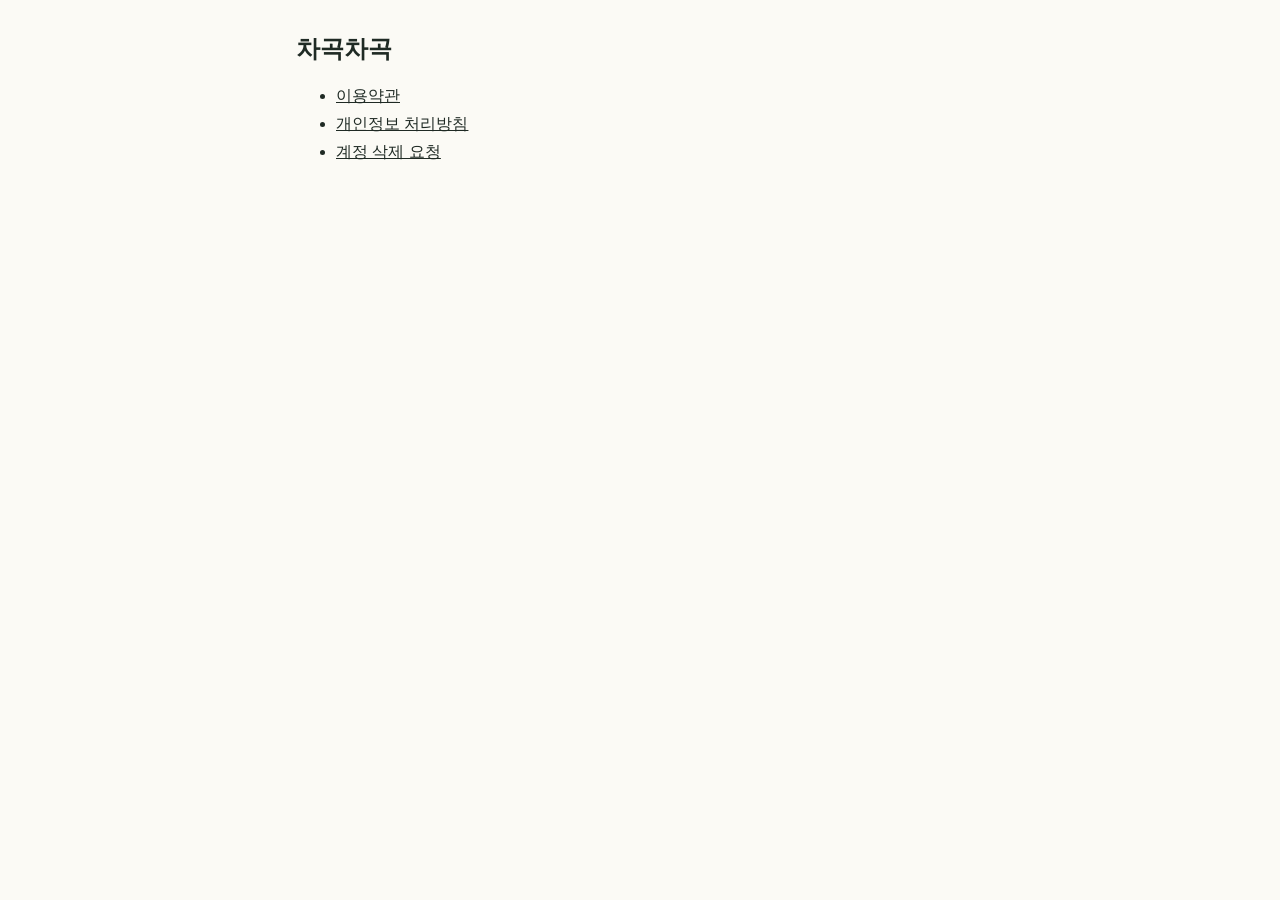
<file: index.html>
<!doctype html>
<html lang="ko">
<head><meta charset="utf-8"><meta name="viewport" content="width=device-width, initial-scale=1"><title>차곡차곡 정책</title><link rel="stylesheet" href="assets/style.css"></head>
<body><main>
<h1>차곡차곡</h1>
<ul>
  <li><a href="terms/">이용약관</a></li>
  <li><a href="privacy/">개인정보 처리방침</a></li>
  <li><a href="delete-account/">계정 삭제 요청</a></li>
</ul>
</main></body>
</html>
</file>
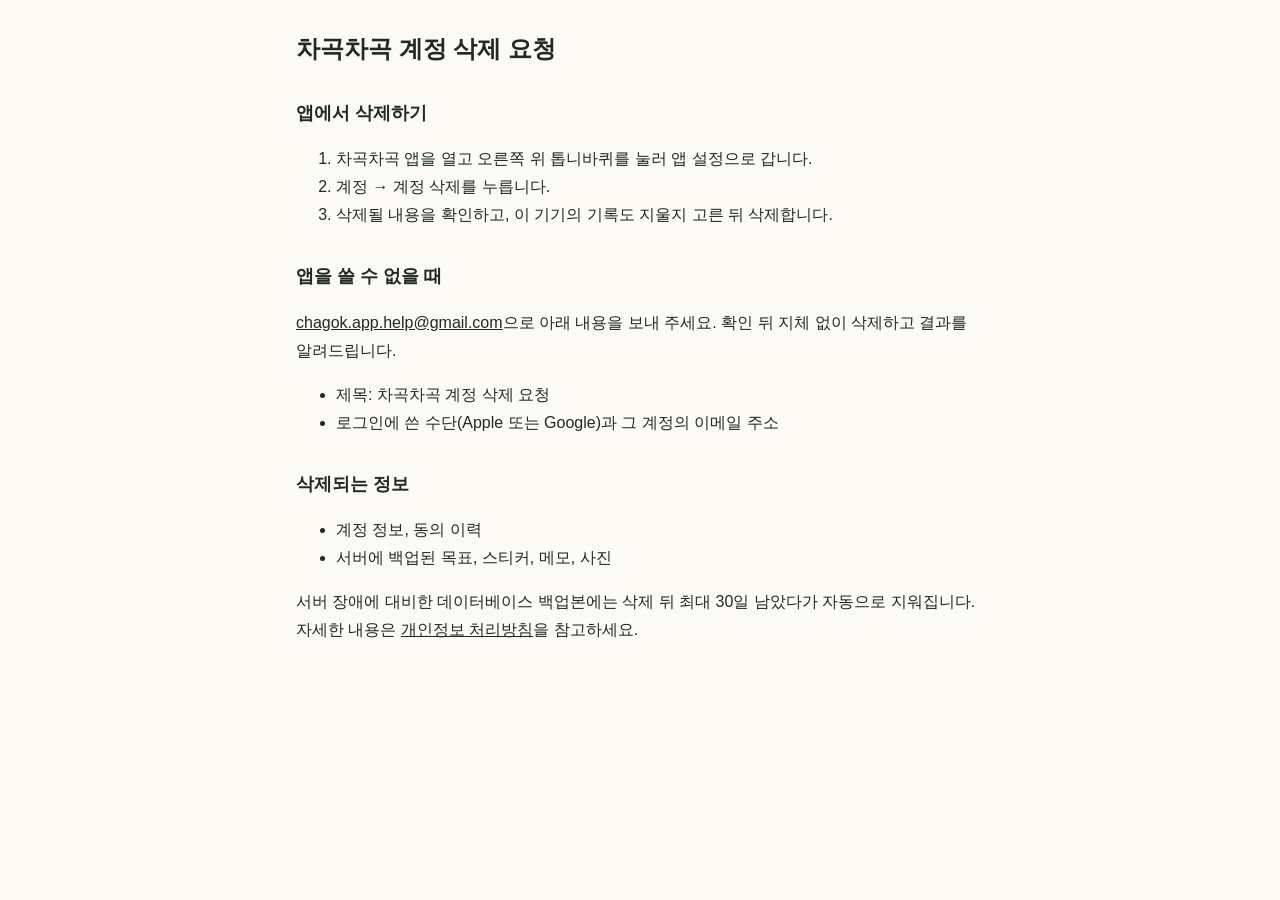
<file: delete-account/index.html>
<!doctype html>
<html lang="ko">
<head><meta charset="utf-8"><meta name="viewport" content="width=device-width, initial-scale=1"><title>차곡차곡 계정 삭제 요청</title><link rel="stylesheet" href="../assets/style.css"></head>
<body><main>
<h1>차곡차곡 계정 삭제 요청</h1>

<h2>앱에서 삭제하기</h2>
<ol>
  <li>차곡차곡 앱을 열고 오른쪽 위 톱니바퀴를 눌러 앱 설정으로 갑니다.</li>
  <li>계정 → 계정 삭제를 누릅니다.</li>
  <li>삭제될 내용을 확인하고, 이 기기의 기록도 지울지 고른 뒤 삭제합니다.</li>
</ol>

<h2>앱을 쓸 수 없을 때</h2>
<p><a href="mailto:chagok.app.help@gmail.com">chagok.app.help@gmail.com</a>으로 아래 내용을 보내 주세요. 확인 뒤 지체 없이 삭제하고 결과를 알려드립니다.</p>
<ul>
  <li>제목: 차곡차곡 계정 삭제 요청</li>
  <li>로그인에 쓴 수단(Apple 또는 Google)과 그 계정의 이메일 주소</li>
</ul>

<h2>삭제되는 정보</h2>
<ul>
  <li>계정 정보, 동의 이력</li>
  <li>서버에 백업된 목표, 스티커, 메모, 사진</li>
</ul>
<p>서버 장애에 대비한 데이터베이스 백업본에는 삭제 뒤 최대 30일 남았다가 자동으로 지워집니다. 자세한 내용은 <a href="../privacy/">개인정보 처리방침</a>을 참고하세요.</p>
</main></body>
</html>
</file>
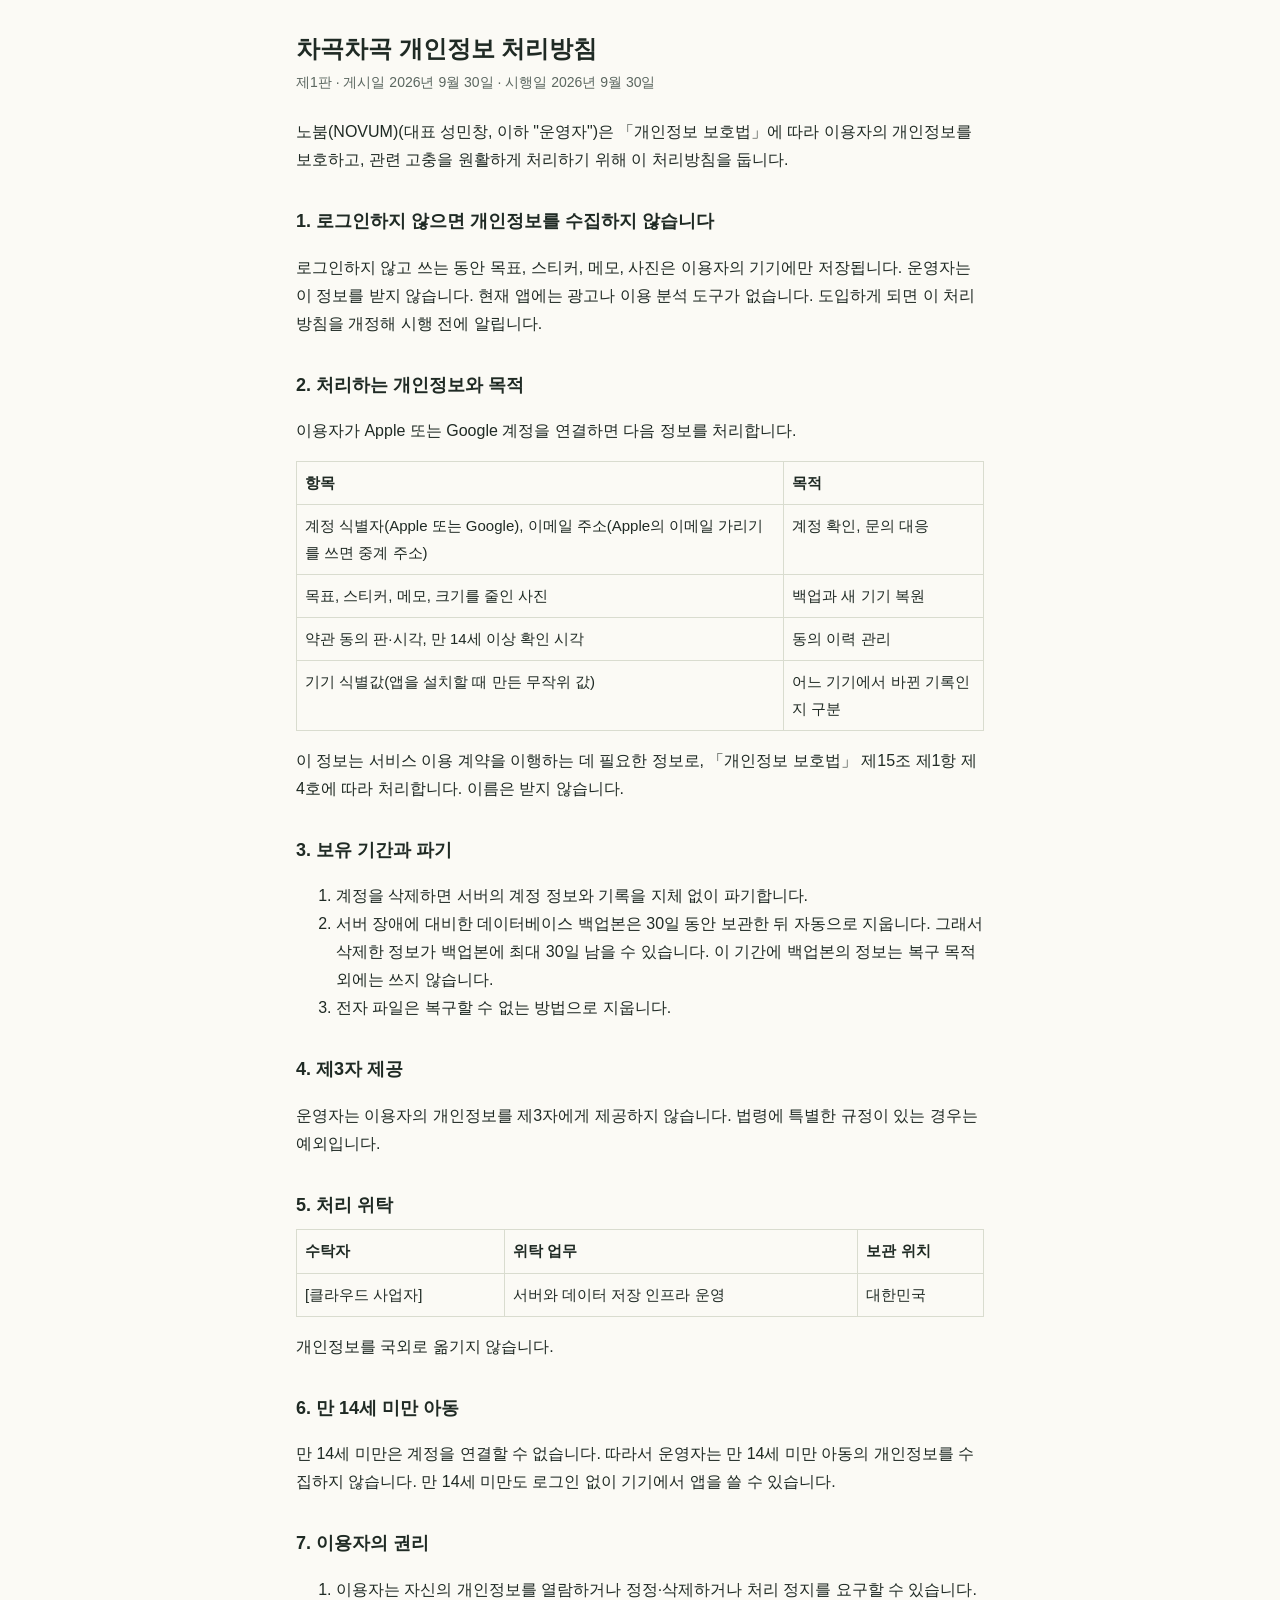
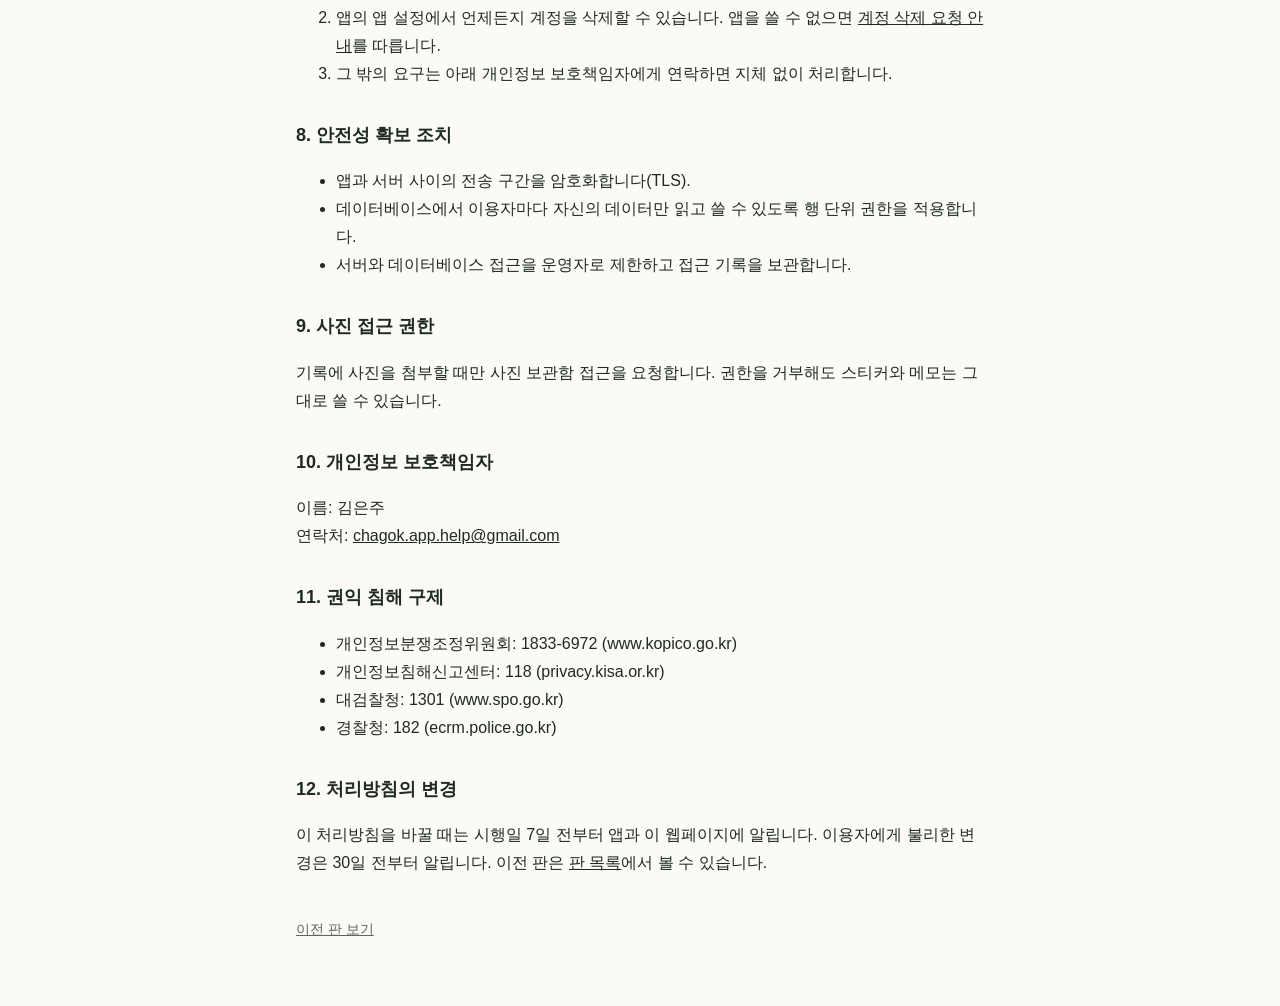
<file: privacy/index.html>
<!doctype html>
<html lang="ko" data-kind="privacy">
<head><meta charset="utf-8"><meta name="viewport" content="width=device-width, initial-scale=1"><title>차곡차곡 개인정보 처리방침</title><link rel="stylesheet" href="../assets/style.css"></head>
<body><main><div id="content">불러오는 중…</div><nav><a href="history.html">이전 판 보기</a></nav></main>
<script src="../assets/policy.js"></script></body>
</html>
</file>
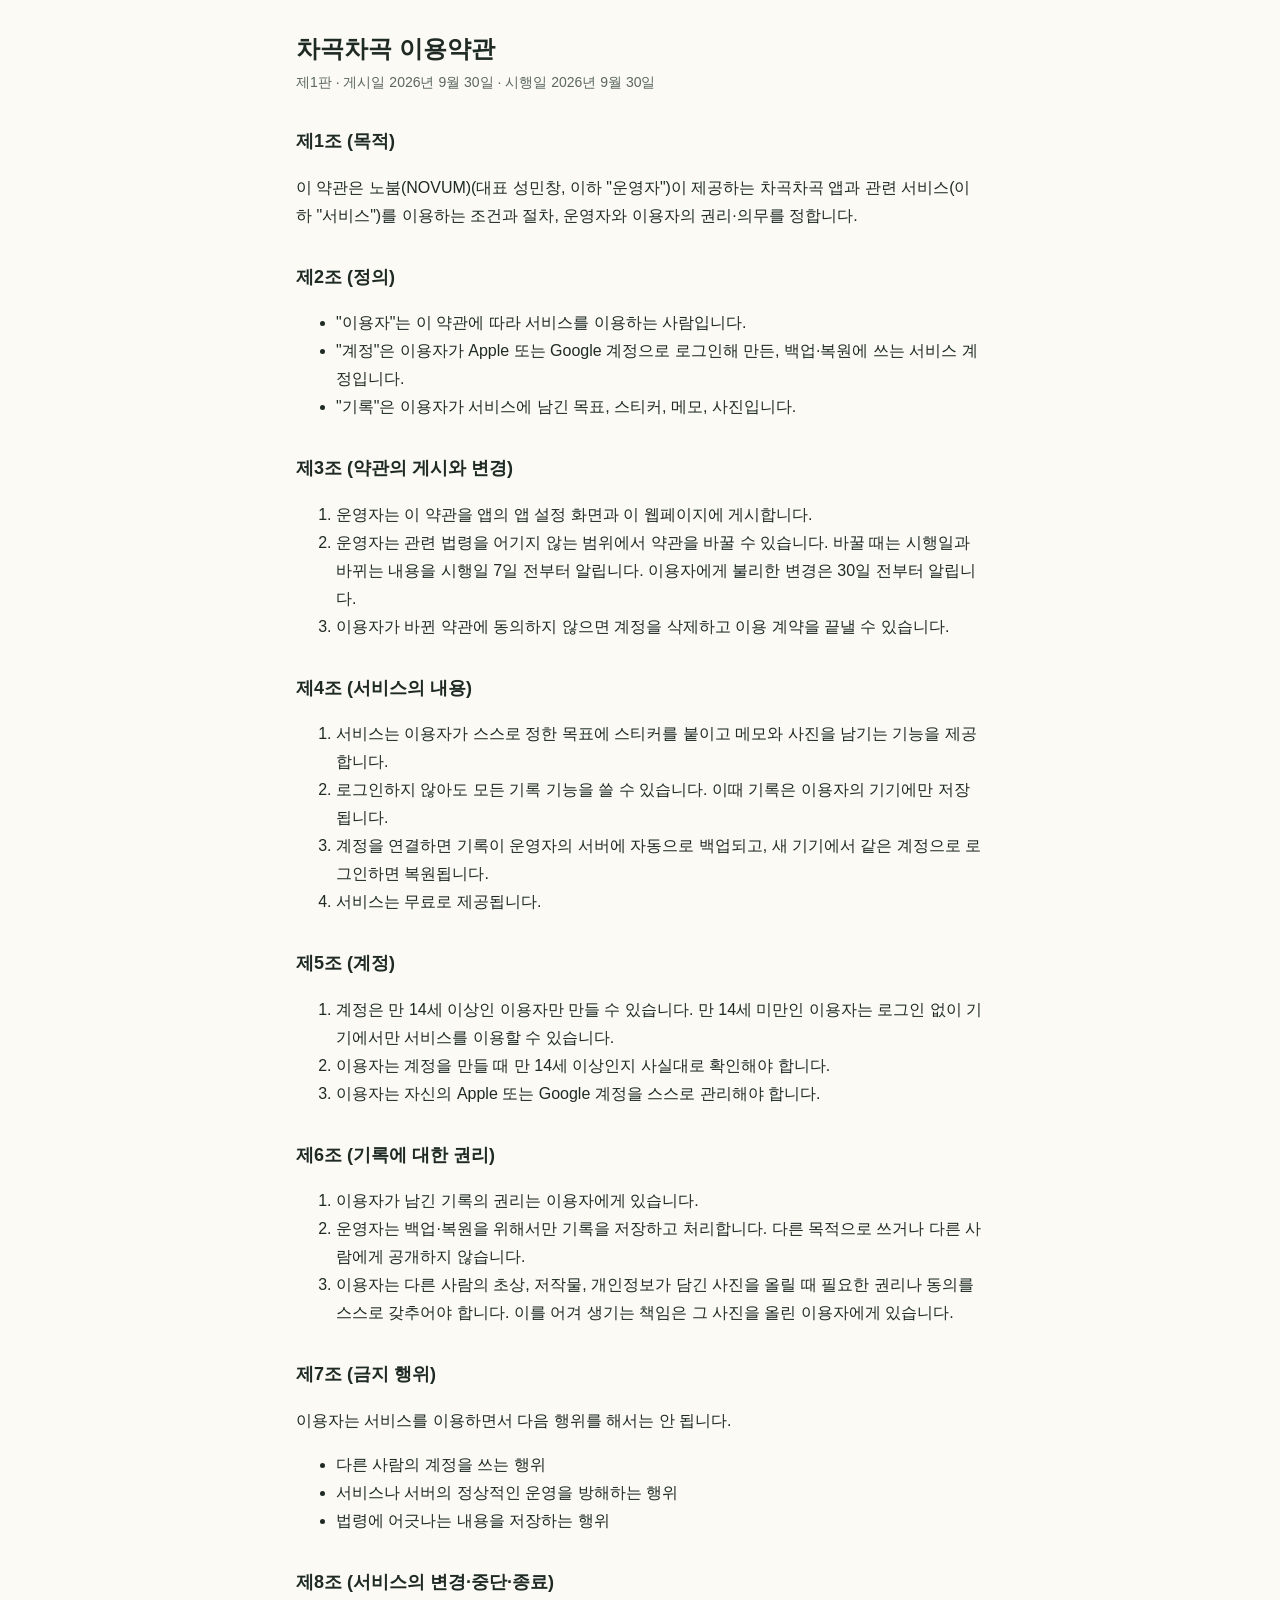
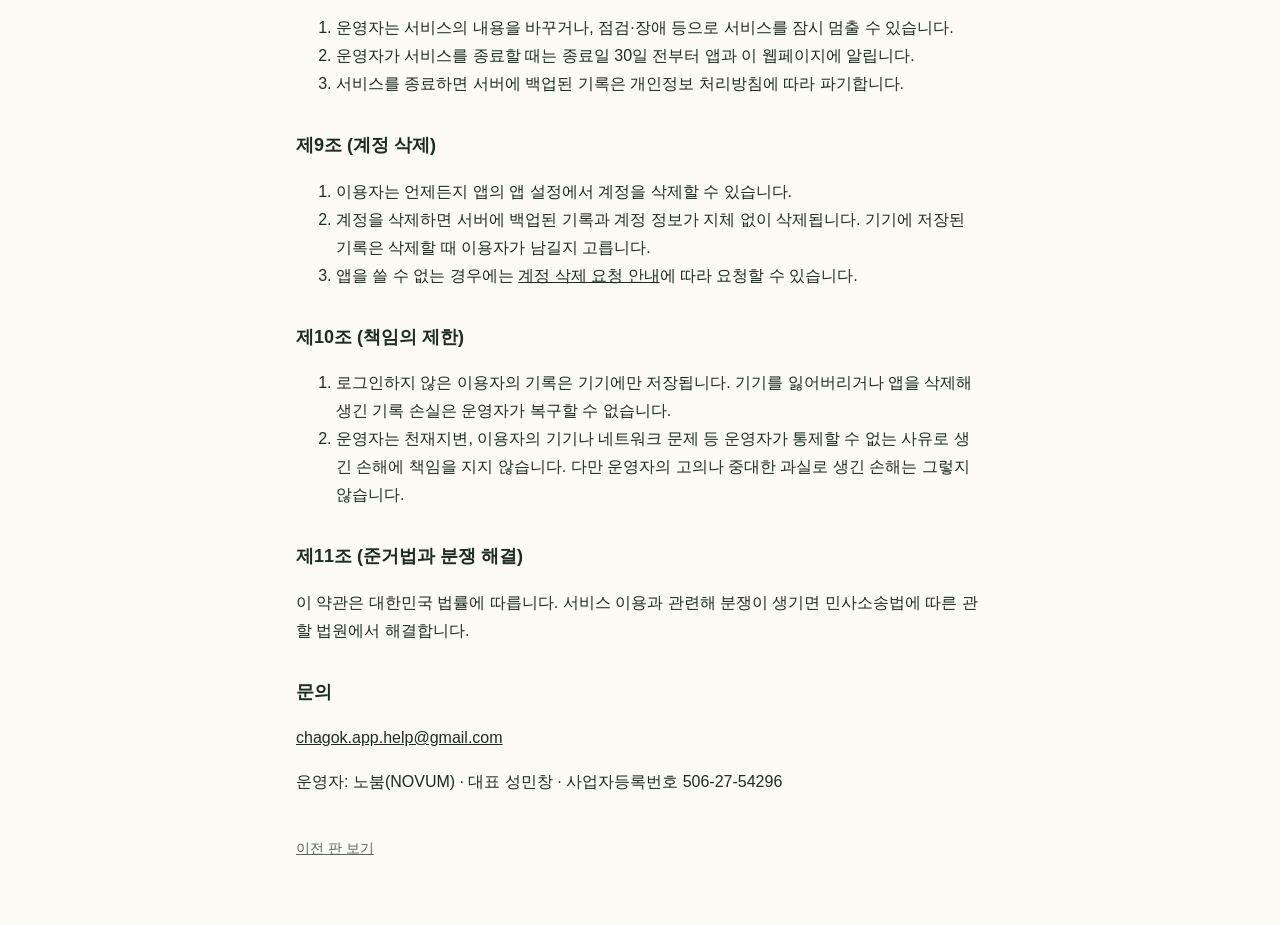
<file: terms/index.html>
<!doctype html>
<html lang="ko" data-kind="terms">
<head><meta charset="utf-8"><meta name="viewport" content="width=device-width, initial-scale=1"><title>차곡차곡 이용약관</title><link rel="stylesheet" href="../assets/style.css"></head>
<body><main><div id="content">불러오는 중…</div><nav><a href="history.html">이전 판 보기</a></nav></main>
<script src="../assets/policy.js"></script></body>
</html>
</file>
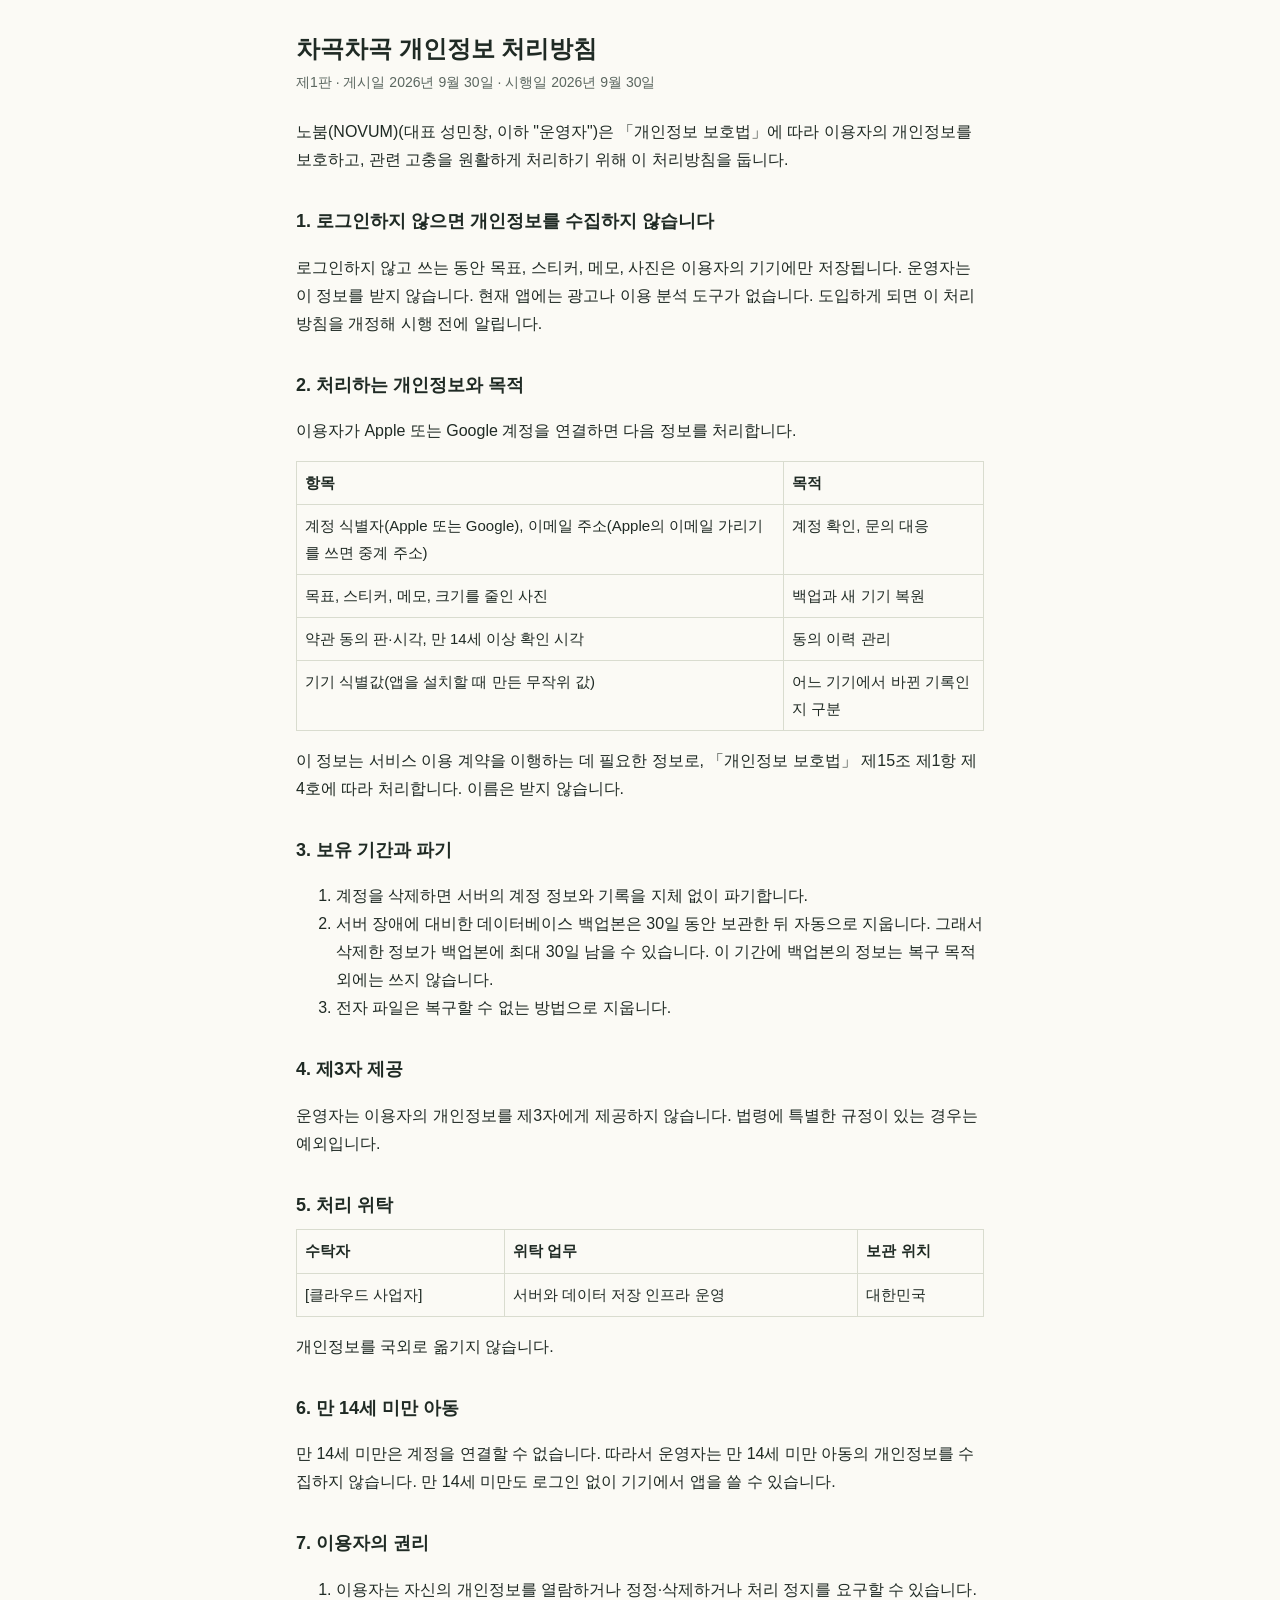
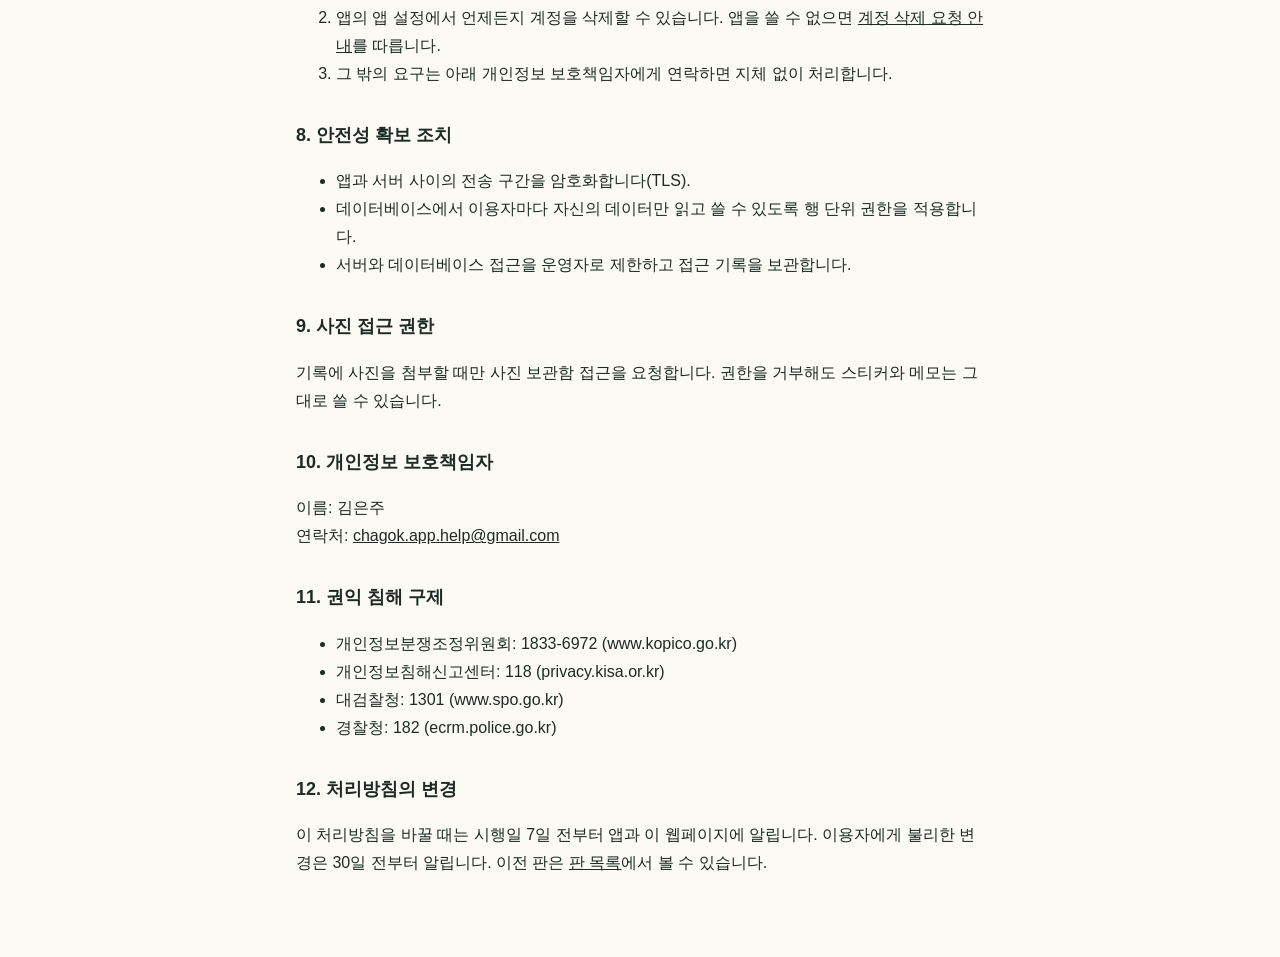
<file: privacy/v1/index.html>
<!doctype html>
<html lang="ko">
<head><meta charset="utf-8"><meta name="viewport" content="width=device-width, initial-scale=1"><title>차곡차곡 개인정보 처리방침 제1판</title><link rel="stylesheet" href="../../assets/style.css"></head>
<body><main>
<h1>차곡차곡 개인정보 처리방침</h1>
<p class="meta">제1판 · 게시일 2026년 9월 30일 · 시행일 2026년 9월 30일</p>

<p>노붐(NOVUM)(대표 성민창, 이하 "운영자")은 「개인정보 보호법」에 따라 이용자의 개인정보를 보호하고, 관련 고충을 원활하게 처리하기 위해 이 처리방침을 둡니다.</p>

<h2>1. 로그인하지 않으면 개인정보를 수집하지 않습니다</h2>
<p>로그인하지 않고 쓰는 동안 목표, 스티커, 메모, 사진은 이용자의 기기에만 저장됩니다. 운영자는 이 정보를 받지 않습니다. 현재 앱에는 광고나 이용 분석 도구가 없습니다. 도입하게 되면 이 처리방침을 개정해 시행 전에 알립니다.</p>

<h2>2. 처리하는 개인정보와 목적</h2>
<p>이용자가 Apple 또는 Google 계정을 연결하면 다음 정보를 처리합니다.</p>
<table>
  <thead><tr><th>항목</th><th>목적</th></tr></thead>
  <tbody>
    <tr><td>계정 식별자(Apple 또는 Google), 이메일 주소(Apple의 이메일 가리기를 쓰면 중계 주소)</td><td>계정 확인, 문의 대응</td></tr>
    <tr><td>목표, 스티커, 메모, 크기를 줄인 사진</td><td>백업과 새 기기 복원</td></tr>
    <tr><td>약관 동의 판·시각, 만 14세 이상 확인 시각</td><td>동의 이력 관리</td></tr>
    <tr><td>기기 식별값(앱을 설치할 때 만든 무작위 값)</td><td>어느 기기에서 바뀐 기록인지 구분</td></tr>
  </tbody>
</table>
<p>이 정보는 서비스 이용 계약을 이행하는 데 필요한 정보로, 「개인정보 보호법」 제15조 제1항 제4호에 따라 처리합니다. 이름은 받지 않습니다.</p>

<h2>3. 보유 기간과 파기</h2>
<ol>
  <li>계정을 삭제하면 서버의 계정 정보와 기록을 지체 없이 파기합니다.</li>
  <li>서버 장애에 대비한 데이터베이스 백업본은 30일 동안 보관한 뒤 자동으로 지웁니다. 그래서 삭제한 정보가 백업본에 최대 30일 남을 수 있습니다. 이 기간에 백업본의 정보는 복구 목적 외에는 쓰지 않습니다.</li>
  <li>전자 파일은 복구할 수 없는 방법으로 지웁니다.</li>
</ol>

<h2>4. 제3자 제공</h2>
<p>운영자는 이용자의 개인정보를 제3자에게 제공하지 않습니다. 법령에 특별한 규정이 있는 경우는 예외입니다.</p>

<h2>5. 처리 위탁</h2>
<table>
  <thead><tr><th>수탁자</th><th>위탁 업무</th><th>보관 위치</th></tr></thead>
  <tbody><tr><td>[클라우드 사업자]</td><td>서버와 데이터 저장 인프라 운영</td><td>대한민국</td></tr></tbody>
</table>
<p>개인정보를 국외로 옮기지 않습니다.</p>

<h2>6. 만 14세 미만 아동</h2>
<p>만 14세 미만은 계정을 연결할 수 없습니다. 따라서 운영자는 만 14세 미만 아동의 개인정보를 수집하지 않습니다. 만 14세 미만도 로그인 없이 기기에서 앱을 쓸 수 있습니다.</p>

<h2>7. 이용자의 권리</h2>
<ol>
  <li>이용자는 자신의 개인정보를 열람하거나 정정·삭제하거나 처리 정지를 요구할 수 있습니다.</li>
  <li>앱의 앱 설정에서 언제든지 계정을 삭제할 수 있습니다. 앱을 쓸 수 없으면 <a href="../../delete-account/">계정 삭제 요청 안내</a>를 따릅니다.</li>
  <li>그 밖의 요구는 아래 개인정보 보호책임자에게 연락하면 지체 없이 처리합니다.</li>
</ol>

<h2>8. 안전성 확보 조치</h2>
<ul>
  <li>앱과 서버 사이의 전송 구간을 암호화합니다(TLS).</li>
  <li>데이터베이스에서 이용자마다 자신의 데이터만 읽고 쓸 수 있도록 행 단위 권한을 적용합니다.</li>
  <li>서버와 데이터베이스 접근을 운영자로 제한하고 접근 기록을 보관합니다.</li>
</ul>

<h2>9. 사진 접근 권한</h2>
<p>기록에 사진을 첨부할 때만 사진 보관함 접근을 요청합니다. 권한을 거부해도 스티커와 메모는 그대로 쓸 수 있습니다.</p>

<h2>10. 개인정보 보호책임자</h2>
<p>이름: 김은주<br>연락처: <a href="mailto:chagok.app.help@gmail.com">chagok.app.help@gmail.com</a></p>

<h2>11. 권익 침해 구제</h2>
<ul>
  <li>개인정보분쟁조정위원회: 1833-6972 (www.kopico.go.kr)</li>
  <li>개인정보침해신고센터: 118 (privacy.kisa.or.kr)</li>
  <li>대검찰청: 1301 (www.spo.go.kr)</li>
  <li>경찰청: 182 (ecrm.police.go.kr)</li>
</ul>

<h2>12. 처리방침의 변경</h2>
<p>이 처리방침을 바꿀 때는 시행일 7일 전부터 앱과 이 웹페이지에 알립니다. 이용자에게 불리한 변경은 30일 전부터 알립니다. 이전 판은 <a href="../history.html">판 목록</a>에서 볼 수 있습니다.</p>
</main></body>
</html>
</file>
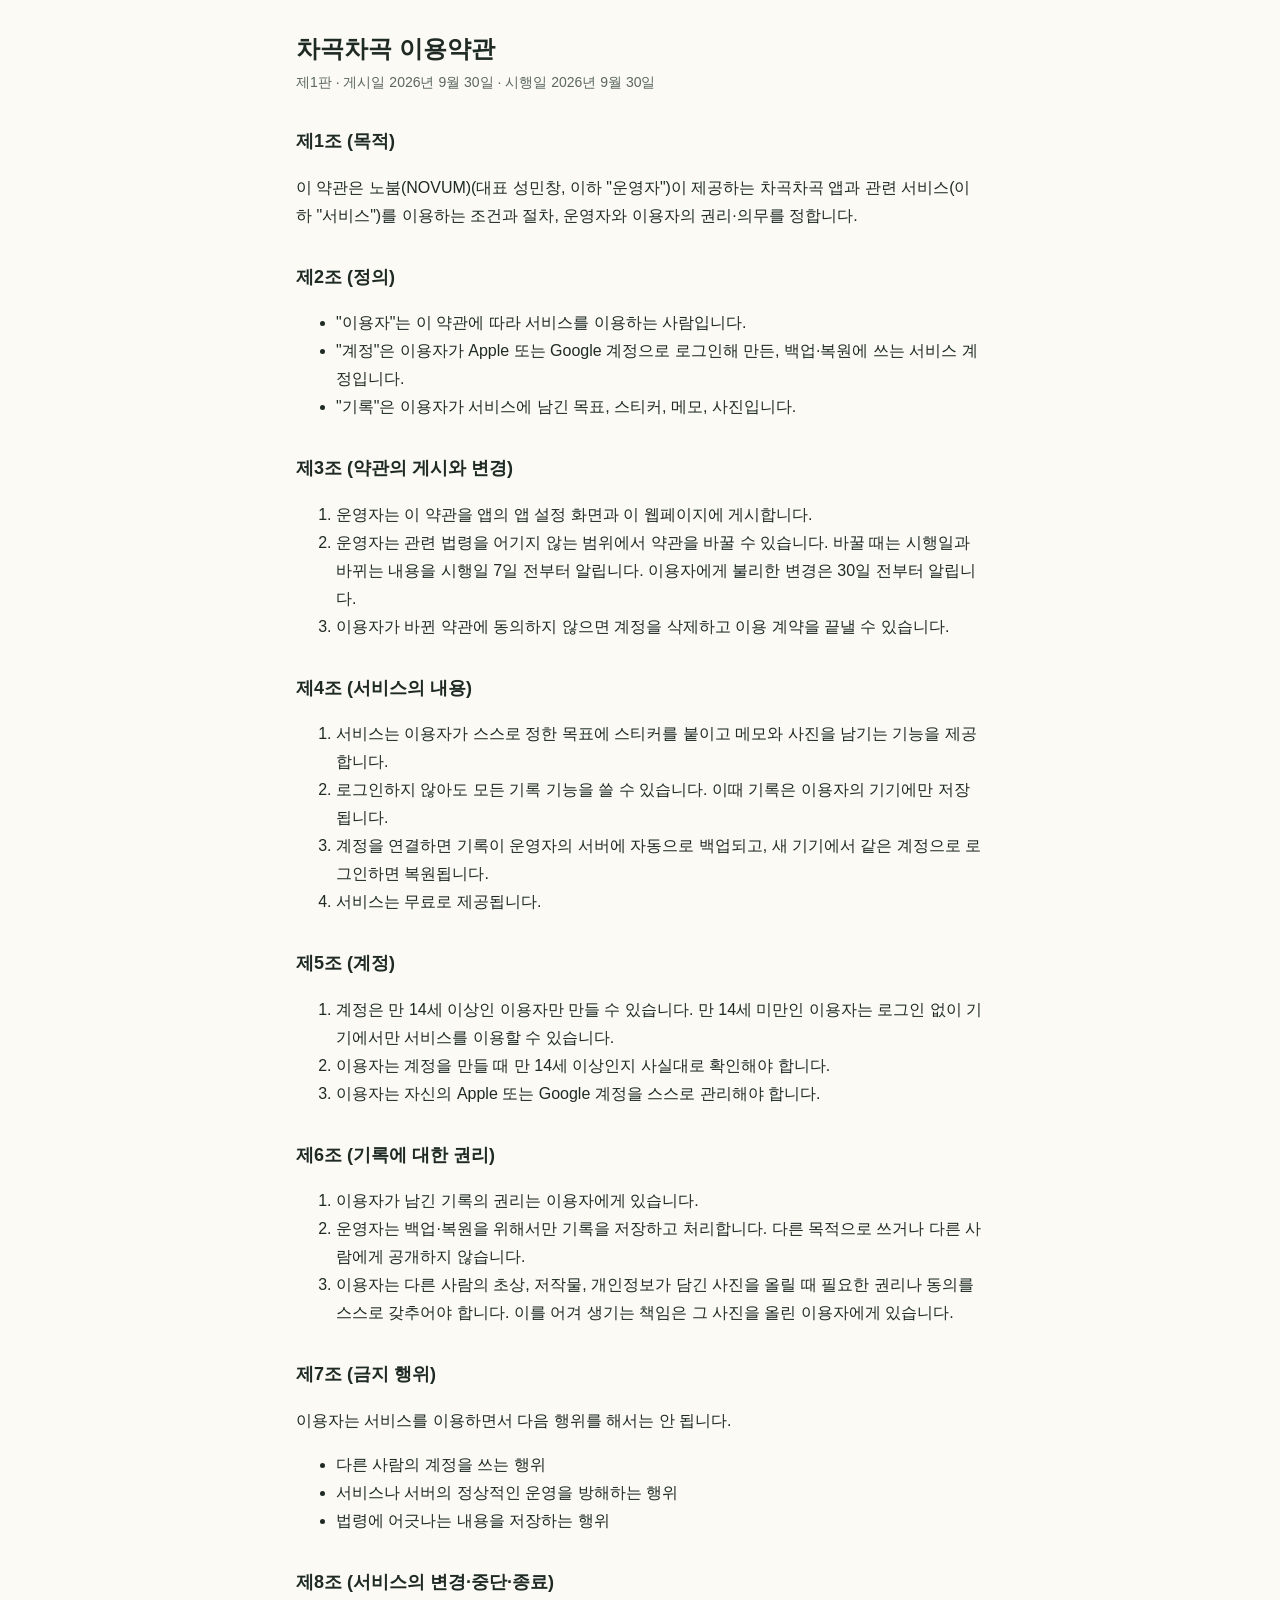
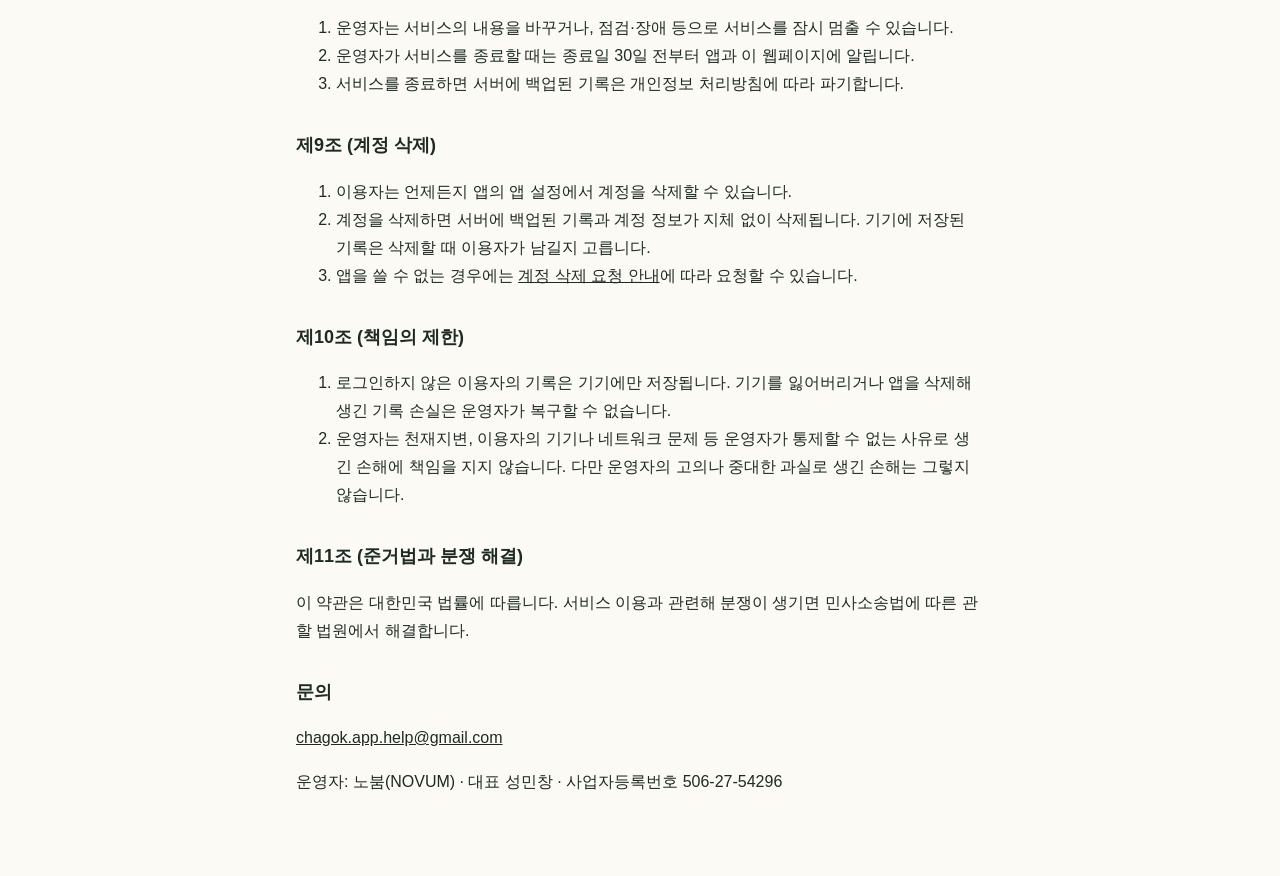
<file: terms/v1/index.html>
<!doctype html>
<html lang="ko">
<head><meta charset="utf-8"><meta name="viewport" content="width=device-width, initial-scale=1"><title>차곡차곡 이용약관 제1판</title><link rel="stylesheet" href="../../assets/style.css"></head>
<body><main>
<h1>차곡차곡 이용약관</h1>
<p class="meta">제1판 · 게시일 2026년 9월 30일 · 시행일 2026년 9월 30일</p>

<h2>제1조 (목적)</h2>
<p>이 약관은 노붐(NOVUM)(대표 성민창, 이하 "운영자")이 제공하는 차곡차곡 앱과 관련 서비스(이하 "서비스")를 이용하는 조건과 절차, 운영자와 이용자의 권리·의무를 정합니다.</p>

<h2>제2조 (정의)</h2>
<ul>
  <li>"이용자"는 이 약관에 따라 서비스를 이용하는 사람입니다.</li>
  <li>"계정"은 이용자가 Apple 또는 Google 계정으로 로그인해 만든, 백업·복원에 쓰는 서비스 계정입니다.</li>
  <li>"기록"은 이용자가 서비스에 남긴 목표, 스티커, 메모, 사진입니다.</li>
</ul>

<h2>제3조 (약관의 게시와 변경)</h2>
<ol>
  <li>운영자는 이 약관을 앱의 앱 설정 화면과 이 웹페이지에 게시합니다.</li>
  <li>운영자는 관련 법령을 어기지 않는 범위에서 약관을 바꿀 수 있습니다. 바꿀 때는 시행일과 바뀌는 내용을 시행일 7일 전부터 알립니다. 이용자에게 불리한 변경은 30일 전부터 알립니다.</li>
  <li>이용자가 바뀐 약관에 동의하지 않으면 계정을 삭제하고 이용 계약을 끝낼 수 있습니다.</li>
</ol>

<h2>제4조 (서비스의 내용)</h2>
<ol>
  <li>서비스는 이용자가 스스로 정한 목표에 스티커를 붙이고 메모와 사진을 남기는 기능을 제공합니다.</li>
  <li>로그인하지 않아도 모든 기록 기능을 쓸 수 있습니다. 이때 기록은 이용자의 기기에만 저장됩니다.</li>
  <li>계정을 연결하면 기록이 운영자의 서버에 자동으로 백업되고, 새 기기에서 같은 계정으로 로그인하면 복원됩니다.</li>
  <li>서비스는 무료로 제공됩니다.</li>
</ol>

<h2>제5조 (계정)</h2>
<ol>
  <li>계정은 만 14세 이상인 이용자만 만들 수 있습니다. 만 14세 미만인 이용자는 로그인 없이 기기에서만 서비스를 이용할 수 있습니다.</li>
  <li>이용자는 계정을 만들 때 만 14세 이상인지 사실대로 확인해야 합니다.</li>
  <li>이용자는 자신의 Apple 또는 Google 계정을 스스로 관리해야 합니다.</li>
</ol>

<h2>제6조 (기록에 대한 권리)</h2>
<ol>
  <li>이용자가 남긴 기록의 권리는 이용자에게 있습니다.</li>
  <li>운영자는 백업·복원을 위해서만 기록을 저장하고 처리합니다. 다른 목적으로 쓰거나 다른 사람에게 공개하지 않습니다.</li>
  <li>이용자는 다른 사람의 초상, 저작물, 개인정보가 담긴 사진을 올릴 때 필요한 권리나 동의를 스스로 갖추어야 합니다. 이를 어겨 생기는 책임은 그 사진을 올린 이용자에게 있습니다.</li>
</ol>

<h2>제7조 (금지 행위)</h2>
<p>이용자는 서비스를 이용하면서 다음 행위를 해서는 안 됩니다.</p>
<ul>
  <li>다른 사람의 계정을 쓰는 행위</li>
  <li>서비스나 서버의 정상적인 운영을 방해하는 행위</li>
  <li>법령에 어긋나는 내용을 저장하는 행위</li>
</ul>

<h2>제8조 (서비스의 변경·중단·종료)</h2>
<ol>
  <li>운영자는 서비스의 내용을 바꾸거나, 점검·장애 등으로 서비스를 잠시 멈출 수 있습니다.</li>
  <li>운영자가 서비스를 종료할 때는 종료일 30일 전부터 앱과 이 웹페이지에 알립니다.</li>
  <li>서비스를 종료하면 서버에 백업된 기록은 개인정보 처리방침에 따라 파기합니다.</li>
</ol>

<h2>제9조 (계정 삭제)</h2>
<ol>
  <li>이용자는 언제든지 앱의 앱 설정에서 계정을 삭제할 수 있습니다.</li>
  <li>계정을 삭제하면 서버에 백업된 기록과 계정 정보가 지체 없이 삭제됩니다. 기기에 저장된 기록은 삭제할 때 이용자가 남길지 고릅니다.</li>
  <li>앱을 쓸 수 없는 경우에는 <a href="../../delete-account/">계정 삭제 요청 안내</a>에 따라 요청할 수 있습니다.</li>
</ol>

<h2>제10조 (책임의 제한)</h2>
<ol>
  <li>로그인하지 않은 이용자의 기록은 기기에만 저장됩니다. 기기를 잃어버리거나 앱을 삭제해 생긴 기록 손실은 운영자가 복구할 수 없습니다.</li>
  <li>운영자는 천재지변, 이용자의 기기나 네트워크 문제 등 운영자가 통제할 수 없는 사유로 생긴 손해에 책임을 지지 않습니다. 다만 운영자의 고의나 중대한 과실로 생긴 손해는 그렇지 않습니다.</li>
</ol>

<h2>제11조 (준거법과 분쟁 해결)</h2>
<p>이 약관은 대한민국 법률에 따릅니다. 서비스 이용과 관련해 분쟁이 생기면 민사소송법에 따른 관할 법원에서 해결합니다.</p>

<h2>문의</h2>
<p><a href="mailto:chagok.app.help@gmail.com">chagok.app.help@gmail.com</a></p>
<p>운영자: 노붐(NOVUM) · 대표 성민창 · 사업자등록번호 506-27-54296</p>
</main></body>
</html>
</file>
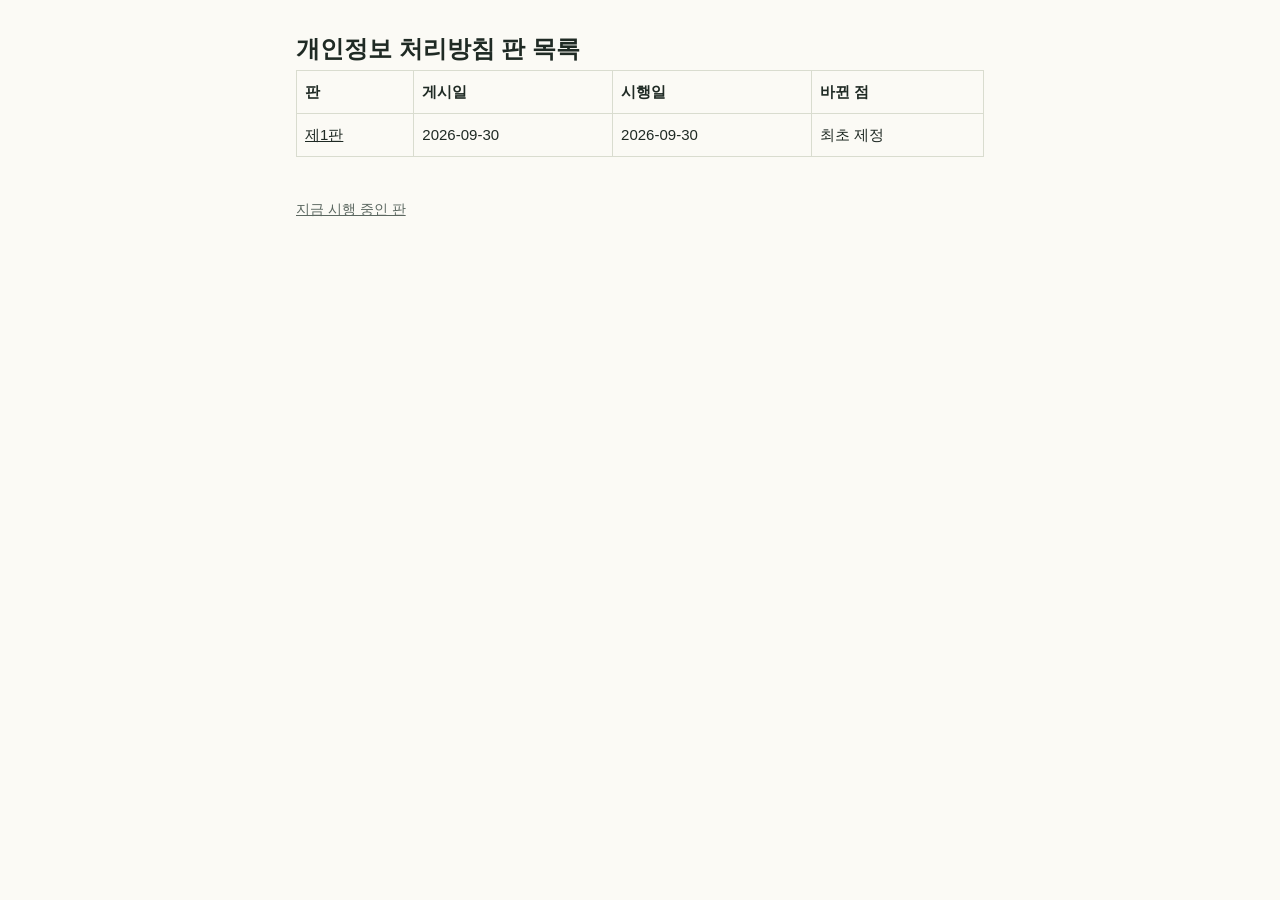
<file: privacy/history.html>
<!doctype html>
<html lang="ko">
<head><meta charset="utf-8"><meta name="viewport" content="width=device-width, initial-scale=1"><title>차곡차곡 개인정보 처리방침 판 목록</title><link rel="stylesheet" href="../assets/style.css"></head>
<body><main>
<h1>개인정보 처리방침 판 목록</h1>
<table><thead><tr><th>판</th><th>게시일</th><th>시행일</th><th>바뀐 점</th></tr></thead><tbody id="rows"></tbody></table>
<nav><a href="./">지금 시행 중인 판</a></nav>
</main>
<script>
fetch('../versions.json',{cache:'no-store'}).then(r=>r.json()).then(all=>{
  const rows=document.getElementById('rows');
  for(const v of [...all['privacy']].sort((a,b)=>b.version-a.version)){
    const tr=document.createElement('tr');
    tr.innerHTML='<td><a href="v'+v.version+'/">제'+v.version+'판</a></td><td>'+v.postedAt+'</td><td>'+v.effectiveAt+'</td><td></td>';
    tr.lastChild.textContent=v.summary;rows.append(tr);
  }
});
</script>
</body>
</html>
</file>
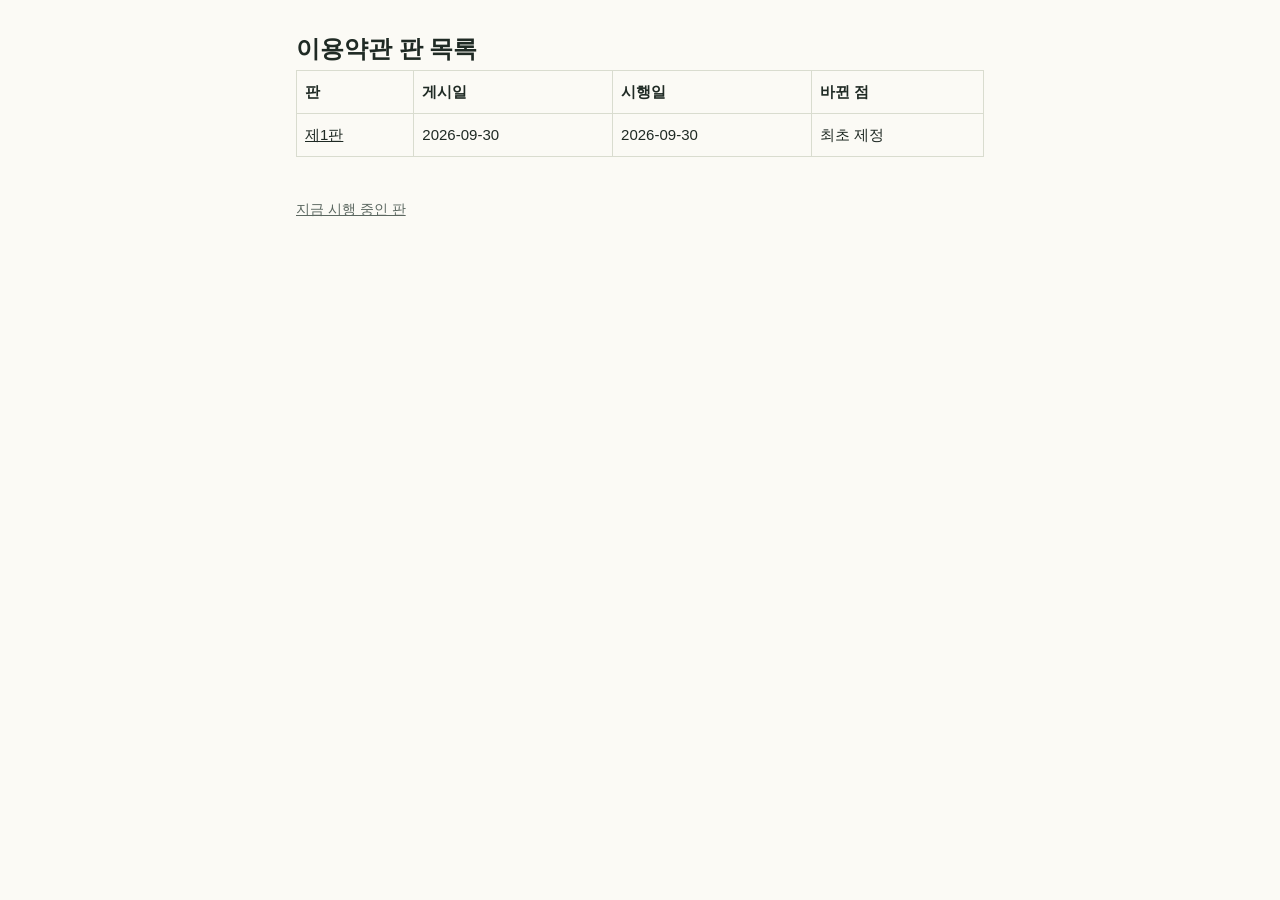
<file: terms/history.html>
<!doctype html>
<html lang="ko">
<head><meta charset="utf-8"><meta name="viewport" content="width=device-width, initial-scale=1"><title>차곡차곡 이용약관 판 목록</title><link rel="stylesheet" href="../assets/style.css"></head>
<body><main>
<h1>이용약관 판 목록</h1>
<table><thead><tr><th>판</th><th>게시일</th><th>시행일</th><th>바뀐 점</th></tr></thead><tbody id="rows"></tbody></table>
<nav><a href="./">지금 시행 중인 판</a></nav>
</main>
<script>
fetch('../versions.json',{cache:'no-store'}).then(r=>r.json()).then(all=>{
  const rows=document.getElementById('rows');
  for(const v of [...all['terms']].sort((a,b)=>b.version-a.version)){
    const tr=document.createElement('tr');
    tr.innerHTML='<td><a href="v'+v.version+'/">제'+v.version+'판</a></td><td>'+v.postedAt+'</td><td>'+v.effectiveAt+'</td><td></td>';
    tr.lastChild.textContent=v.summary;rows.append(tr);
  }
});
</script>
</body>
</html>
</file>
<file: assets/style.css>
:root { --bg: #fbfaf5; --ink: #1f2a24; --muted: #5b6760; --line: #d9dccf; --accent: #e9a15f; }
* { box-sizing: border-box; }
body { margin: 0; background: var(--bg); color: var(--ink); font: 16px/1.75 -apple-system, BlinkMacSystemFont, "Apple SD Gothic Neo", "Noto Sans KR", sans-serif; }
main { max-width: 720px; margin: 0 auto; padding: 24px 16px 64px; }
h1 { font-size: 24px; line-height: 1.4; margin: 8px 0 4px; }
h2 { font-size: 18px; margin: 32px 0 8px; }
.meta { color: var(--muted); font-size: 14px; margin: 0 0 24px; }
.notice { border: 1px solid var(--accent); background: #fff4e8; padding: 12px 14px; border-radius: 8px; margin: 0 0 24px; }
table { border-collapse: collapse; width: 100%; font-size: 15px; }
th, td { border: 1px solid var(--line); padding: 8px; text-align: left; vertical-align: top; }
a { color: inherit; }
nav { font-size: 14px; margin-top: 40px; color: var(--muted); }
</file>
